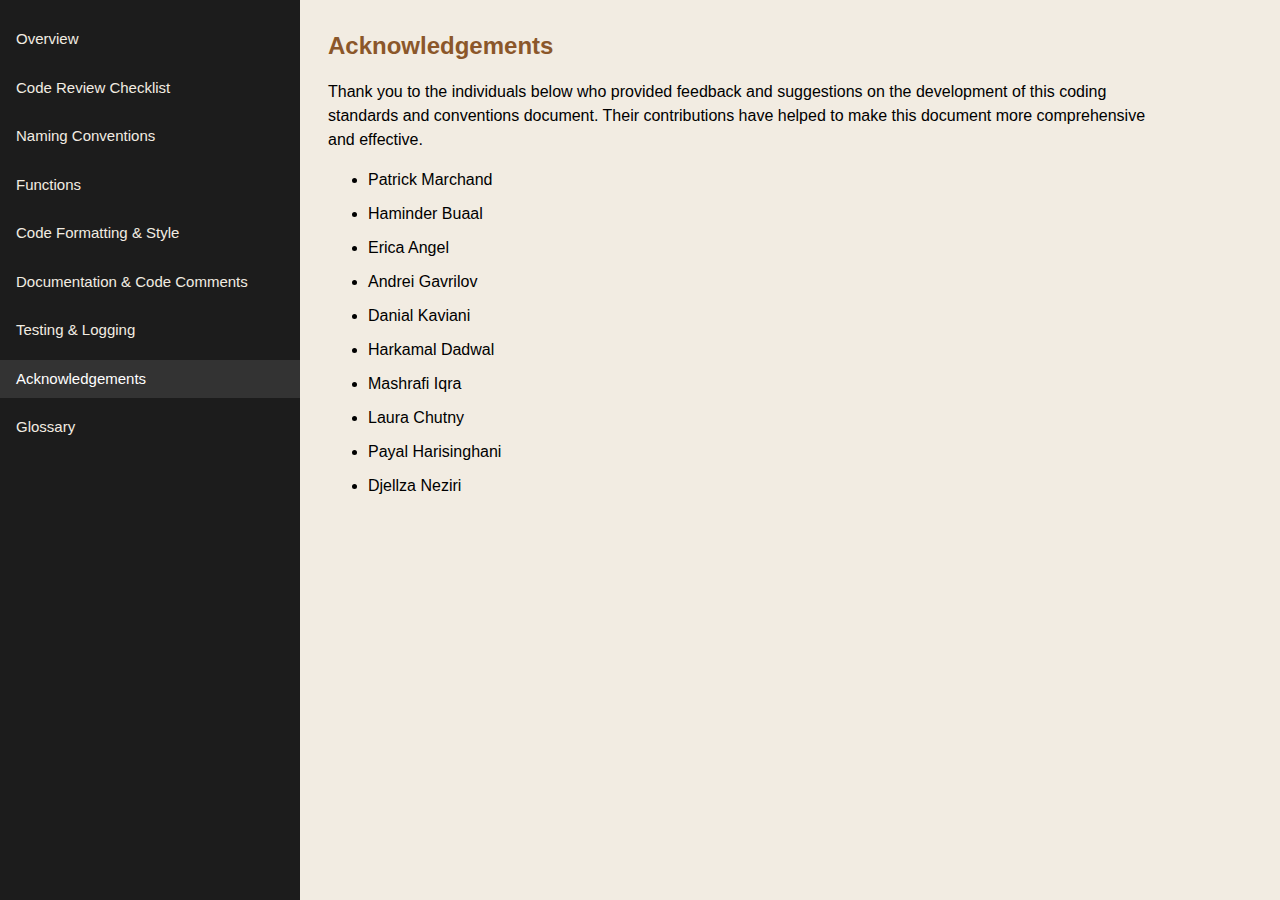
<file: pages/acknowledgements.html>
<!DOCTYPE html>
<html lang="">

<head>
  <title>Professional Coding Practices</title>
  <link rel="stylesheet" href="../css/style.css">
</head>

<body>
  <nav>
    <ul>
      <li><a href="./overview.html">Overview</a></li>
      <li><a href="./checklist.html">Code Review Checklist</a></li>
      <li><a href="./namingConventions.html">Naming Conventions</a></li>
      <li><a href="./functions.html">Functions</a></li>
      <li><a href="./codeFormattingAndStyle.html">Code Formatting & Style</a></li>
      <li><a href="./documentation.html">Documentation & Code Comments</a></li>
      <li><a href="./testing.html">Testing & Logging</a></li>
      <li><a href="./acknowledgements.html" class="active-nav-link">Acknowledgements</a></li>
      <li><a href="./glossary.html">Glossary</a></li>
    </ul>
  </nav>
  <main>
    <section id="acknowledgements">
      <h1>Acknowledgements</h1>
      <p>Thank you to the individuals below who provided feedback and suggestions on the development of this coding standards and conventions
        document. Their contributions have helped to make this document more comprehensive and effective.</p>
      <ul>
        <li>Patrick Marchand</li>
        <li>Haminder Buaal</li>
        <li>Erica Angel</li>
        <li>Andrei Gavrilov</li>
        <li>Danial Kaviani</li>
        <li>Harkamal Dadwal</li>
        <li>Mashrafi Iqra</li>
        <li>Laura Chutny</li>
        <li>Payal Harisinghani</li>
        <li>Djellza Neziri</li>
      </ul>
    </section>
  </main>
</body>

</html>
</file>
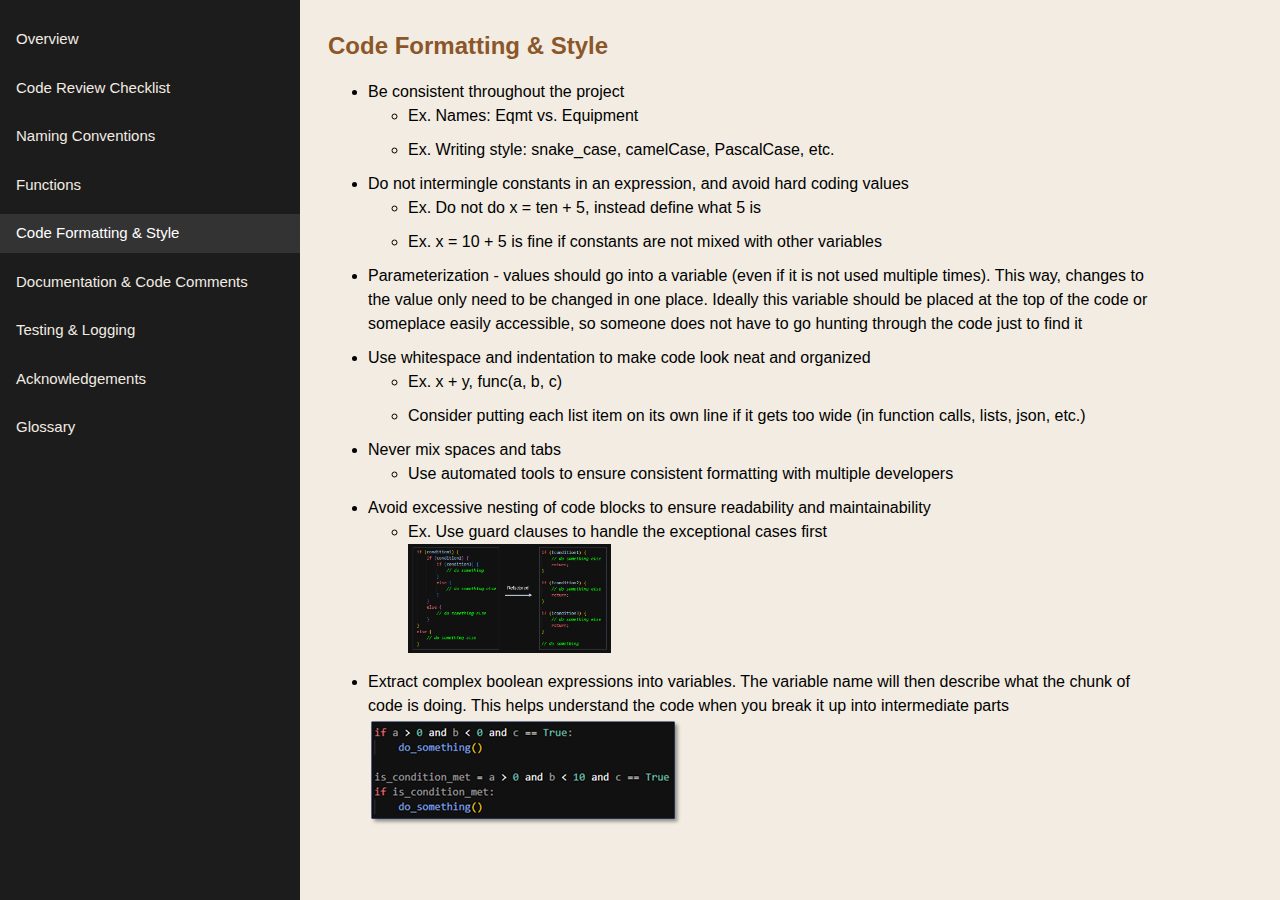
<file: pages/codeFormattingAndStyle.html>
<!DOCTYPE html>
<html lang="">

<head>
  <title>Professional Coding Practices</title>
  <link rel="stylesheet" href="../css/style.css">
</head>

<body>
  <nav>
    <ul>
      <li><a href="./overview.html">Overview</a></li>
      <li><a href="./checklist.html">Code Review Checklist</a></li>
      <li><a href="./namingConventions.html">Naming Conventions</a></li>
      <li><a href="./functions.html">Functions</a></li>
      <li><a href="./codeFormattingAndStyle.html" class="active-nav-link">Code Formatting & Style</a></li>
      <li><a href="./documentation.html">Documentation & Code Comments</a></li>
      <li><a href="./testing.html">Testing & Logging</a></li>
      <li><a href="./acknowledgements.html">Acknowledgements</a></li>
      <li><a href="./glossary.html">Glossary</a></li>
    </ul>
  </nav>
  <main>
    <section id="formatting">
      <h1>Code Formatting & Style</h1>
      <ul>
        <li>Be consistent throughout the project
          <ul>
            <li>Ex. Names: Eqmt vs. Equipment</li>
            <li>Ex. Writing style: snake_case, camelCase, PascalCase, etc.</li>
          </ul>
        </li>
        <li>Do not intermingle constants in an expression, and avoid hard coding values
          <ul>
            <li>Ex. Do not do x = ten + 5, instead define what 5 is</li>
            <li>Ex. x = 10 + 5 is fine if constants are not mixed with other variables</li>
          </ul>
        </li>
        <li>Parameterization - values should go into a variable (even if it is not used multiple times). This way,
          changes to the value only need to be changed in one place. Ideally this variable should be placed at the top
          of the code or someplace easily accessible, so someone does not have to go hunting through the code just to
          find it</li>
        <li>Use whitespace and indentation to make code look neat and organized
          <ul>
            <li>Ex. x + y, func(a, b, c)</li>
            <li>Consider putting each list item on its own line if it gets too wide (in function calls, lists, json,
              etc.)</li>
          </ul>
        </li>
        <li>Never mix spaces and tabs
          <ul>
            <li>Use automated tools to ensure consistent formatting with multiple developers</li>
          </ul>
        </li>
        <li>Avoid excessive nesting of code blocks to ensure readability and maintainability
          <ul>
            <li>Ex. Use guard clauses to handle the exceptional cases first<br>
              <img src="../images/GuardClauses.png" alt="Guard clauses example" width="27%">
            </li>
          </ul>
        </li>
        <li>Extract complex boolean expressions into variables. The variable name will then describe what the chunk of
          code is doing. This helps understand the code when you break it up into intermediate parts <br>
          <img src="../images/VariableExtraction.png" alt="Variable extraction example">
        </li>
      </ul>
    </section>
  </main>
</body>

</html>
</file>
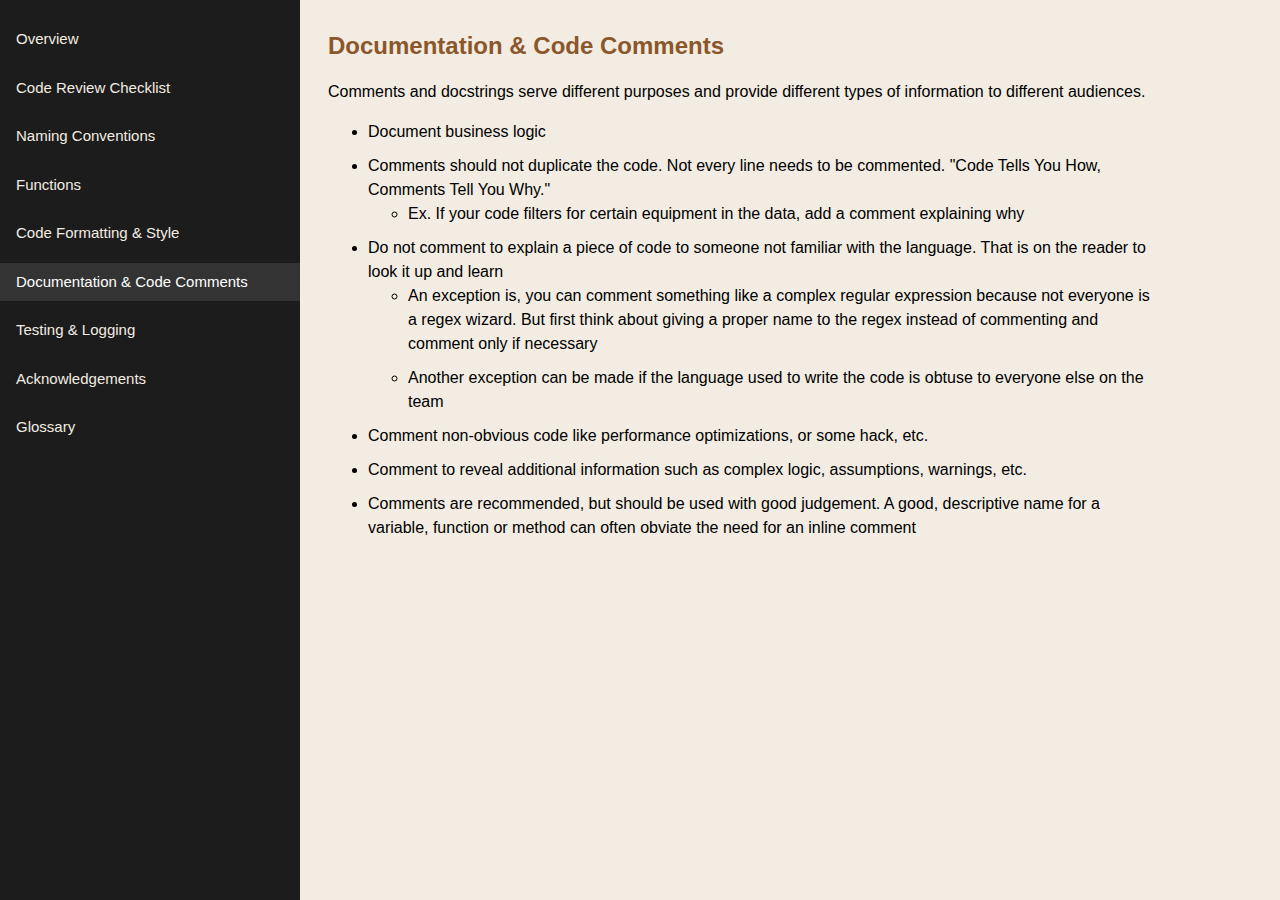
<file: pages/documentation.html>
<!DOCTYPE html>
<html lang="">

<head>
  <title>Professional Coding Practices</title>
  <link rel="stylesheet" href="../css/style.css">
</head>

<body>
  <nav>
    <ul>
      <li><a href="./overview.html">Overview</a></li>
      <li><a href="./checklist.html">Code Review Checklist</a></li>
      <li><a href="./namingConventions.html">Naming Conventions</a></li>
      <li><a href="./functions.html">Functions</a></li>
      <li><a href="./codeFormattingAndStyle.html">Code Formatting & Style</a></li>
      <li><a href="./documentation.html" class="active-nav-link">Documentation & Code Comments</a></li>
      <li><a href="./testing.html">Testing & Logging</a></li>
      <li><a href="./acknowledgements.html">Acknowledgements</a></li>
      <li><a href="./glossary.html">Glossary</a></li>
    </ul>
  </nav>
  <main>
    <section id="documentation">
      <h1>Documentation & Code Comments</h1>
      <p>Comments and docstrings serve different purposes and provide different types of information to different
        audiences.</p>
      <ul>
        <li>Document business logic</li>
        <li>Comments should not duplicate the code. Not every line needs to be commented. "Code Tells You How, Comments
          Tell You Why."
          <ul>
            <li>Ex. If your code filters for certain equipment in the data, add a comment explaining why</li>
          </ul>
        </li>
        <li>Do not comment to explain a piece of code to someone not familiar with the language. That is on the reader
          to look it up and learn
          <ul>
            <li>An exception is, you can comment something like a complex regular expression because not everyone is a
              regex wizard. But first think about giving a proper name to the regex instead of commenting and comment
              only if necessary</li>
            <li>Another exception can be made if the language used to write the code is obtuse to everyone else on the
              team</li>
          </ul>
        </li>
        <li>Comment non-obvious code like performance optimizations, or some hack, etc.</li>
        <li>Comment to reveal additional information such as complex logic, assumptions, warnings, etc.</li>
        <li>Comments are recommended, but should be used with good judgement. A good, descriptive name for a variable,
          function or method can often obviate the need for an inline comment
        </li>
      </ul>
    </section>
  </main>
</body>

</html>
</file>
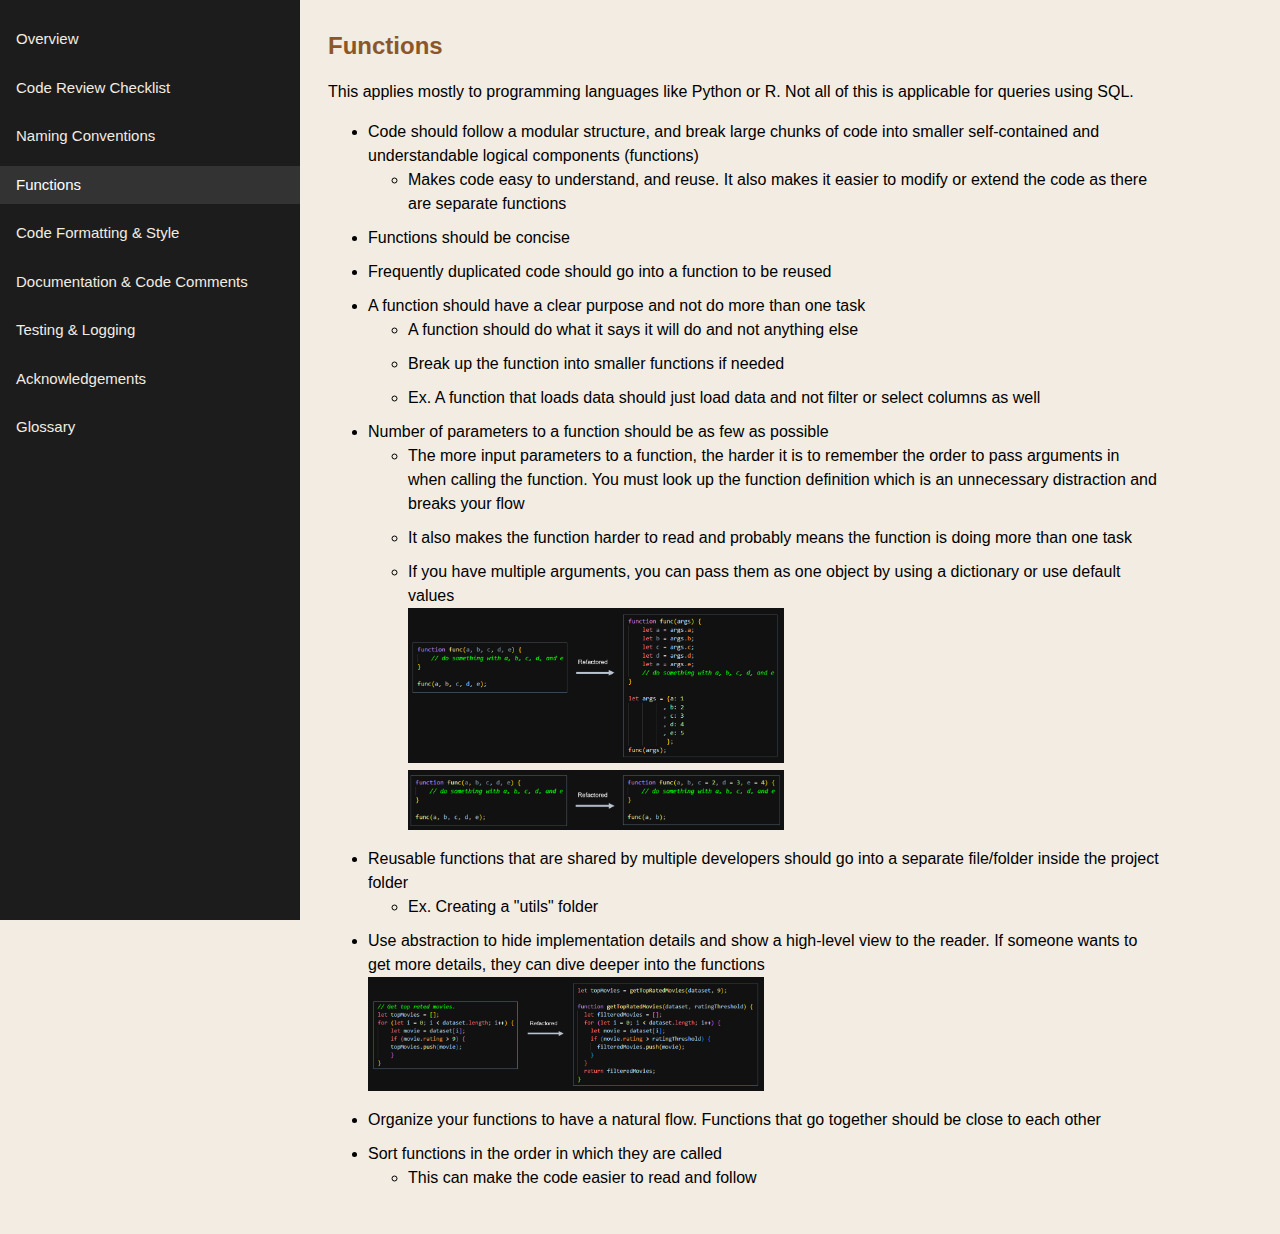
<file: pages/functions.html>
<!DOCTYPE html>
<html lang="">

<head>
  <title>Professional Coding Practices</title>
  <link rel="stylesheet" href="../css/style.css">
</head>

<body>
  <nav>
    <ul>
      <li><a href="./overview.html">Overview</a></li>
      <li><a href="./checklist.html">Code Review Checklist</a></li>
      <li><a href="./namingConventions.html">Naming Conventions</a></li>
      <li><a href="./functions.html" class="active-nav-link">Functions</a></li>
      <li><a href="./codeFormattingAndStyle.html">Code Formatting & Style</a></li>
      <li><a href="./documentation.html">Documentation & Code Comments</a></li>
      <li><a href="./testing.html">Testing & Logging</a></li>
      <li><a href="./acknowledgements.html">Acknowledgements</a></li>
      <li><a href="./glossary.html">Glossary</a></li>
    </ul>
  </nav>
  <main>
    <section id="functions">
      <h1>Functions</h1>
      <p>This applies mostly to programming languages like Python or R. Not all of this is applicable for queries using
        SQL.
      <p>
      <ul>
        <li>Code should follow a modular structure, and break large chunks of code into smaller self-contained and
          understandable logical components (functions)
          <ul>
            <li>Makes code easy to understand, and reuse. It also makes it easier to modify or extend the code as there
              are separate functions</li>
          </ul>
        </li>
        <li>Functions should be concise</li>
        <li>Frequently duplicated code should go into a function to be reused</li>
        <li>A function should have a clear purpose and not do more than one task
          <ul>
            <li>A function should do what it says it will do and not anything else</li>
            <li>Break up the function into smaller functions if needed</li>
            <li>Ex. A function that loads data should just load data and not filter or select columns as well</li>
          </ul>
        </li>
        <li>Number of parameters to a function should be as few as possible
          <ul>
            <li>The more input parameters to a function, the harder it is to remember the order to pass arguments in
              when calling the function. You must look up the function definition which is an unnecessary distraction
              and breaks your flow</li>
            <li>It also makes the function harder to read and probably means the function is doing more than one task
            </li>
            <li>If you have multiple arguments, you can pass them as one object by using a dictionary or use default
              values <br>
              <img src="../images/FunctionParamObject.png" alt="Function with parameter object example" width="50%">
              <img src="../images/FunctionDefaultParams.png" alt="Function with default parameters example" width="50%">
            </li>
          </ul>
        </li>
        <li>Reusable functions that are shared by multiple developers should go into a separate file/folder inside the
          project folder
          <ul>
            <li>Ex. Creating a "utils" folder</li>
          </ul>
        </li>
        <li>Use abstraction to hide implementation details and show a high-level view to the reader. If someone wants to
          get more details, they can dive deeper into the functions <br>
          <img src="../images/Abstraction.png" alt="Abstraction example" width="50%">
        </li>
        <li>Organize your functions to have a natural flow. Functions that go together should be close to each other
        </li>
        <li>Sort functions in the order in which they are called
          <ul>
            <li>This can make the code easier to read and follow</li>
          </ul>
        </li>
      </ul>
    </section>
  </main>
</body>

</html>
</file>
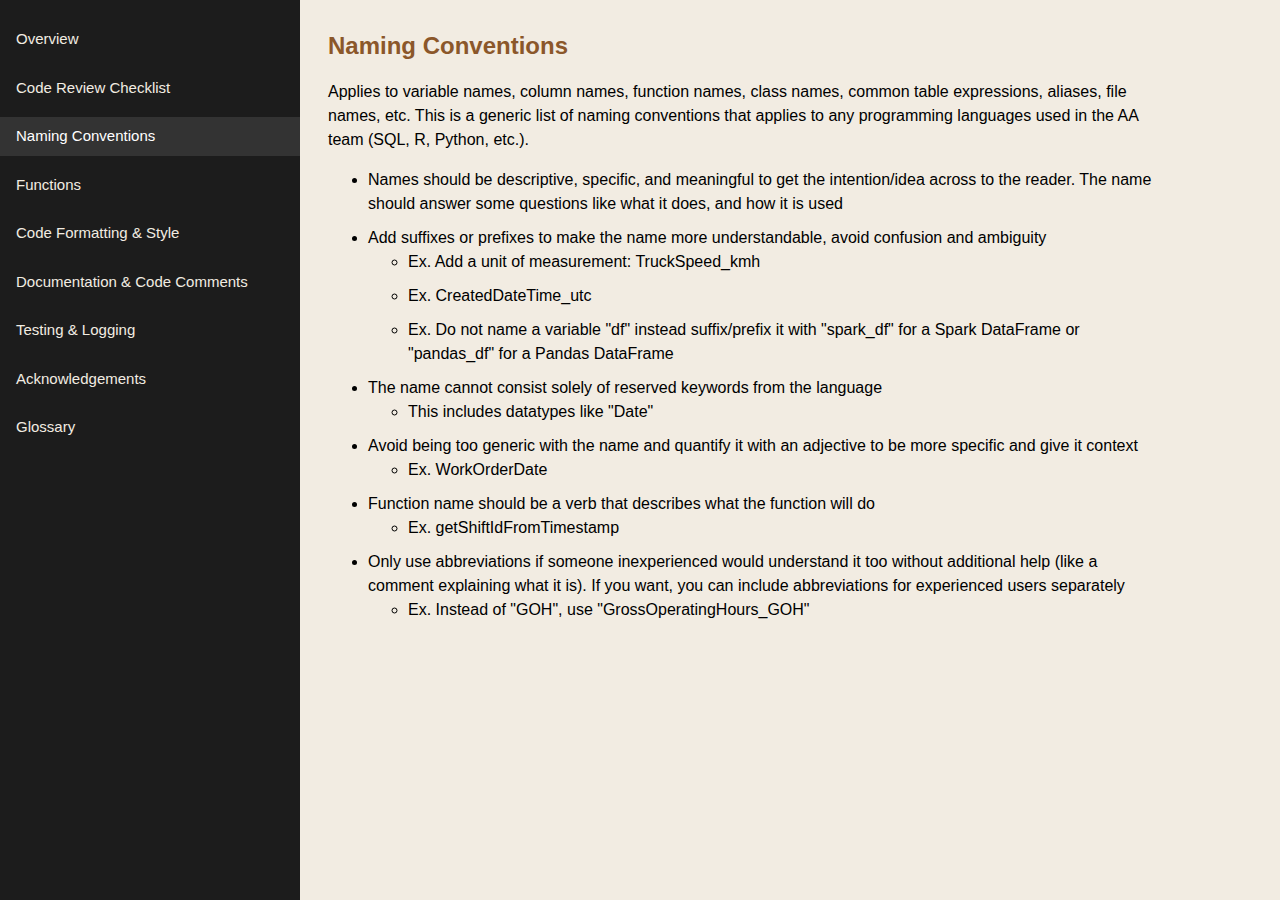
<file: pages/namingConventions.html>
<!DOCTYPE html>
<html lang="">

<head>
  <title>Professional Coding Practices</title>
  <link rel="stylesheet" href="../css/style.css">
</head>

<body>
  <nav>
    <ul>
      <li><a href="./overview.html">Overview</a></li>
      <li><a href="./checklist.html">Code Review Checklist</a></li>
      <li><a href="./namingConventions.html" class="active-nav-link">Naming Conventions</a></li>
      <li><a href="./functions.html">Functions</a></li>
      <li><a href="./codeFormattingAndStyle.html">Code Formatting & Style</a></li>
      <li><a href="./documentation.html">Documentation & Code Comments</a></li>
      <li><a href="./testing.html">Testing & Logging</a></li>
      <li><a href="./acknowledgements.html">Acknowledgements</a></li>
      <li><a href="./glossary.html">Glossary</a></li>
    </ul>
  </nav>
  <main>
    <section id="naming">
      <h1>Naming Conventions</h1>
      <p>Applies to variable names, column names, function names, class names, common table expressions, aliases, file
        names, etc.
        This is a generic list of naming conventions that applies to any programming languages used in the AA team (SQL,
        R, Python, etc.).
      <p>
      <ul>
        <li>Names should be descriptive, specific, and meaningful to get the intention/idea across to the reader. The
          name should answer some questions like what it does, and how it is used</li>
        <li>Add suffixes or prefixes to make the name more understandable, avoid confusion and ambiguity
          <ul>
            <li>Ex. Add a unit of measurement: TruckSpeed_kmh</li>
            <li>Ex. CreatedDateTime_utc</li>
            <li>Ex. Do not name a variable "df" instead suffix/prefix it with "spark_df" for a Spark DataFrame or
              "pandas_df" for a Pandas DataFrame</li>
          </ul>
        </li>
        <li>The name cannot consist solely of reserved keywords from the language
          <ul>
            <li>This includes datatypes like "Date"</li>
          </ul>
        </li>
        <li>Avoid being too generic with the name and quantify it with an adjective to be more specific and give it
          context
          <ul>
            <li>Ex. WorkOrderDate</li>
          </ul>
        </li>
        <li>Function name should be a verb that describes what the function will do
          <ul>
            <li>Ex. getShiftIdFromTimestamp</li>
          </ul>
        </li>
        <li>Only use abbreviations if someone inexperienced would understand it too without additional help (like a
          comment
          explaining what it is). If you want, you can include abbreviations for experienced users separately
          <ul>
            <li>Ex. Instead of "GOH", use "GrossOperatingHours_GOH"</li>
          </ul>
        </li>
      </ul>
    </section>
  </main>
</body>

</html>
</file>
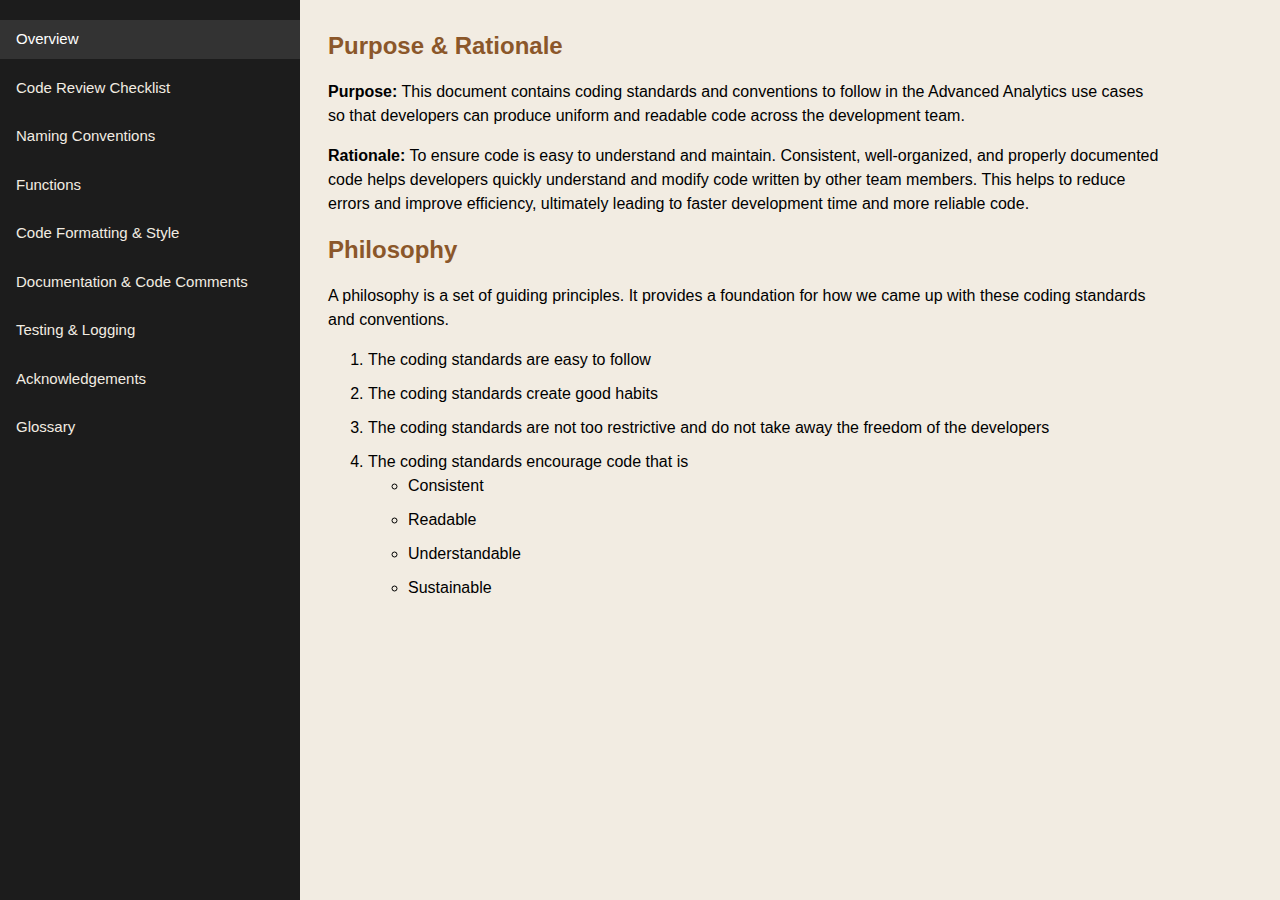
<file: pages/overview.html>
<!DOCTYPE html>
<html lang="">

<head>
    <title>Professional Coding Practices</title>
    <link rel="stylesheet" href="../css/style.css">
</head>

<body>
    <nav>
        <ul>
            <li><a href="./overview.html" class="active-nav-link">Overview</a></li>
            <li><a href="./checklist.html">Code Review Checklist</a></li>
            <li><a href="./namingConventions.html">Naming Conventions</a></li>
            <li><a href="./functions.html">Functions</a></li>
            <li><a href="./codeFormattingAndStyle.html">Code Formatting & Style</a></li>
            <li><a href="./documentation.html">Documentation & Code Comments</a></li>
            <li><a href="./testing.html">Testing & Logging</a></li>
            <li><a href="./acknowledgements.html">Acknowledgements</a></li>
            <li><a href="./glossary.html">Glossary</a></li>
        </ul>
    </nav>
    <main>
        <section id="purpose">
            <h1>Purpose & Rationale</h1>
            <p>
                <b>Purpose:</b> This document contains coding standards and conventions to follow in the Advanced
                Analytics use
                cases so that developers can produce uniform and readable code across the development team.
            </p>
            <p>
                <b>Rationale:</b> To ensure code is easy to understand and maintain. Consistent, well-organized, and
                properly documented code helps developers quickly understand and modify code written by other team
                members. This helps to reduce errors and improve efficiency, ultimately leading to faster development
                time and more reliable code.
            </p>

        </section>

        <section id="philosophy">
            <h1>Philosophy</h1>
            <p>A philosophy is a set of guiding principles. It provides a foundation for how we came up with these
                coding standards and conventions.</p>
            <ol>
                <li>The coding standards are easy to follow</li>
                <li>The coding standards create good habits</li>
                <li>The coding standards are not too restrictive and do not take away the freedom of the developers</li>
                <li>The coding standards encourage code that is
                    <ul>
                        <li>Consistent</li>
                        <li>Readable</li>
                        <li>Understandable</li>
                        <li>Sustainable</li>
                    </ul>
                </li>
            </ol>
        </section>
    </main>
</body>

</html>
</file>
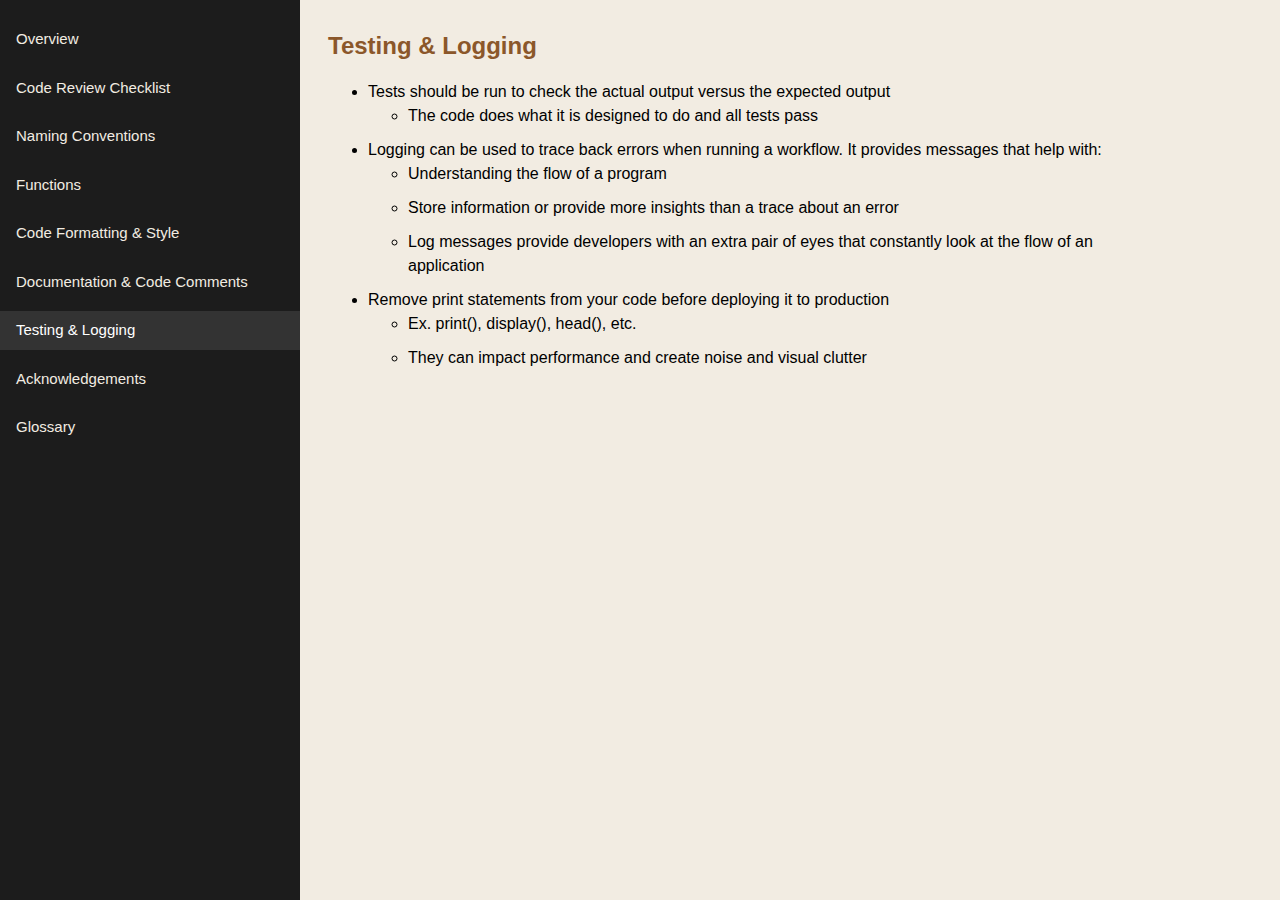
<file: pages/testing.html>
<!DOCTYPE html>
<html lang="">

<head>
  <title>Professional Coding Practices</title>
  <link rel="stylesheet" href="../css/style.css">
</head>

<body>
  <nav>
    <ul>
      <li><a href="./overview.html">Overview</a></li>
      <li><a href="./checklist.html">Code Review Checklist</a></li>
      <li><a href="./namingConventions.html">Naming Conventions</a></li>
      <li><a href="./functions.html">Functions</a></li>
      <li><a href="./codeFormattingAndStyle.html">Code Formatting & Style</a></li>
      <li><a href="./documentation.html">Documentation & Code Comments</a></li>
      <li><a href="./testing.html" class="active-nav-link">Testing & Logging</a></li>
      <li><a href="./acknowledgements.html">Acknowledgements</a></li>
      <li><a href="./glossary.html">Glossary</a></li>
    </ul>
  </nav>
  <main>
    <section id="testing">
      <h1>Testing & Logging</h1>
      <ul>
        <li>Tests should be run to check the actual output versus the expected output
          <ul>
            <li>The code does what it is designed to do and all tests pass</li>
          </ul>
        </li>
        <li>Logging can be used to trace back errors when running a workflow. It provides messages that help with:
          <ul>
            <li>Understanding the flow of a program</li>
            <li>Store information or provide more insights than a trace about an error</li>
            <li>Log messages provide developers with an extra pair of eyes that constantly look at the flow of an
              application</li>
          </ul>
        </li>
        <li>Remove print statements from your code before deploying it to production
          <ul>
            <li>Ex. print(), display(), head(), etc.</li>
            <li>They can impact performance and create noise and visual clutter</li>
          </ul>
        </li>
      </ul>
    </section>
  </main>
</body>

</html>
</file>
<file: css/style.css>
html {
    font-size: 16px;
    line-height: 1.5;
    font-family: 'Montserrat', sans-serif;
}

body {
    background-color: #F2ECE2;
    margin-right: 100px;
}

nav {
    width: 300px;
    height: 100%;
    position: fixed;
    top: 0;
    left: 0;
    overflow-x: hidden;
    padding-top: 20px;
    background-color: #1C1C1C;
}

nav ul {
    list-style-type: none;
    padding: 0;
    margin: 0;
}

nav li {
    font-size: 15px;
    margin-bottom: 10px;
}

nav a {
    display: block;
    color: #F2ECE2;
    padding: 8px 16px;
    text-decoration: none;
}

.active-nav-link {
    background-color: #333;
    color: #fff;
}

main {
    margin-left: 300px;
    padding: 20px;
    overflow: hidden;
}

h1 {
    font-size: 24px;
    margin-top: 0;
    color: #8B572A;
}

ul {
    margin-top: 0;
}

li {
    margin-bottom: 10px;
}

code {
    font-family: monospace;
    background-color: #D7CCC8;
    padding: 2px 4px;
    border-radius: 4px;
}

a {
    color: #8B572A;
}

a:hover {
    background-color: #333;
}

dl {
    margin: 0;
    padding: 0;
}

dt {
    font-weight: bold;
    margin-top: 20px;
}

dd {
    margin: 0 0 20px;
}
</file>
